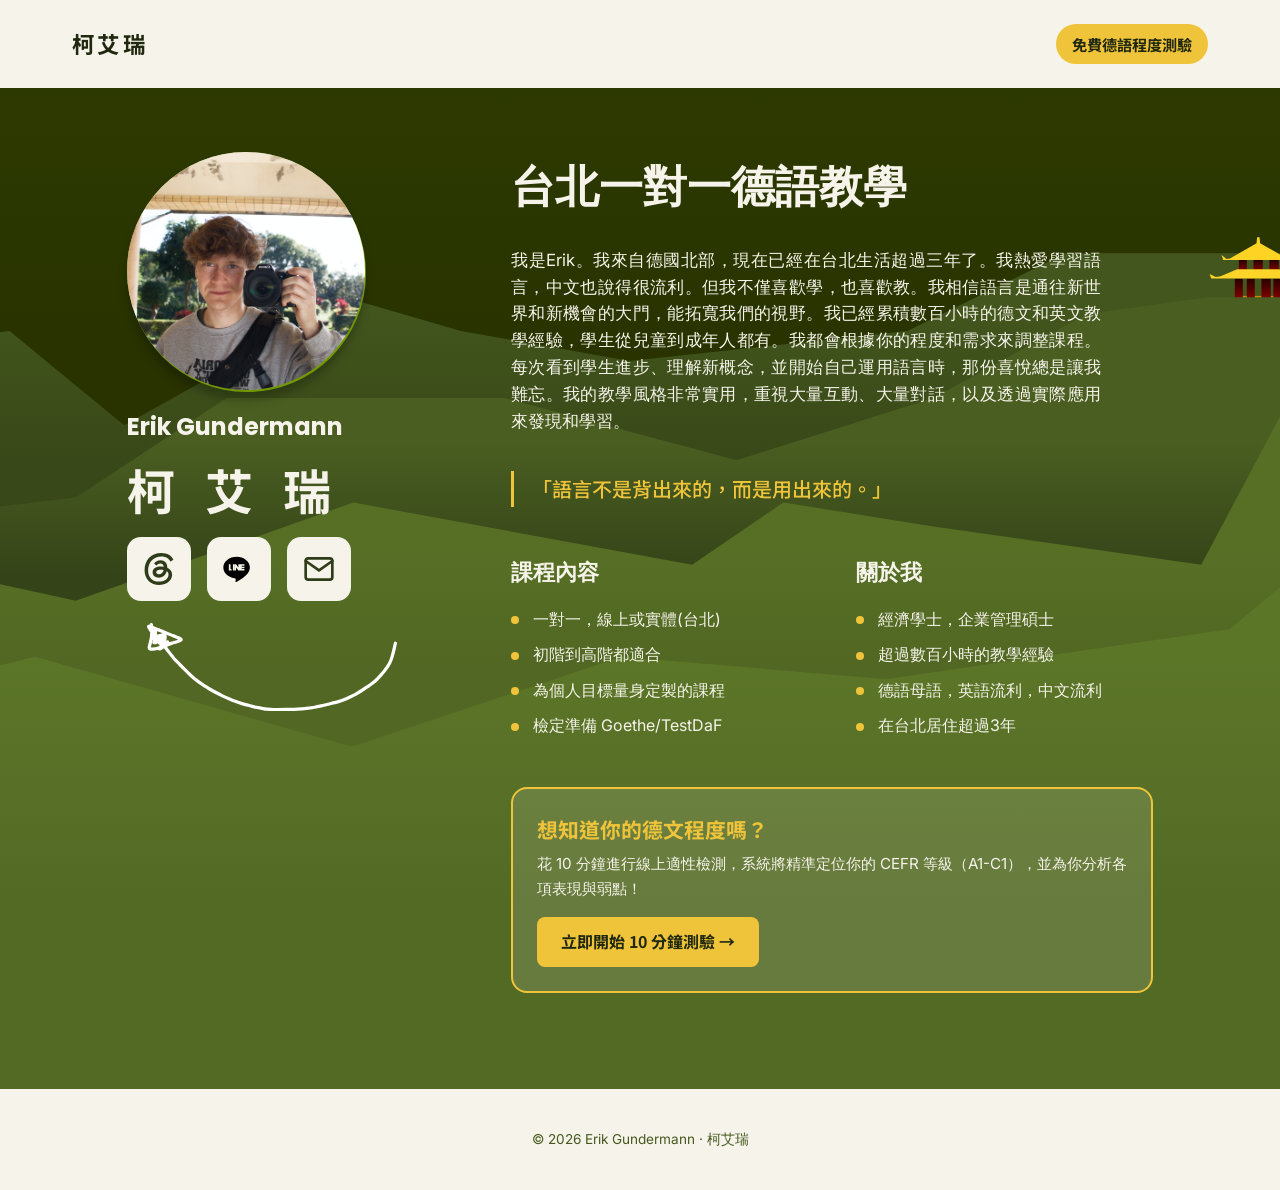
<file: index.html>
<!DOCTYPE html>
<html lang="zh-Hant">

<head>
  <meta charset="UTF-8">
  <meta name="viewport" content="width=device-width, initial-scale=1.0">
  <title>台北德語一對一教學 | Erik Gundermann 柯艾瑞 德文母語教學</title>
  <meta name="description" content="台北德語一對一家教，線上或到府教學。德語母語、中文流利，適合兒童到大人，Goethe，TestDaF 檢定準備。累積數百小時教學經驗。">
  <link rel="icon" type="image/png" href="img/favicon.png">
  <link rel="preconnect" href="https://fonts.googleapis.com">
  <link rel="preconnect" href="https://fonts.gstatic.com" crossorigin>
  <link href="https://fonts.googleapis.com/css2?family=Poppins:wght@400;600;700&family=Inter:wght@400;500&family=Noto+Sans+TC:wght@400;500;700&display=swap" rel="stylesheet">
  <link rel="stylesheet" href="style.css">
  <link rel="canonical" href="https://erik-sprachen.com/">

  <meta property="og:title" content="柯艾瑞 · 台北德語一對一教學">
  <meta property="og:description" content="台北一對一德語教學，線上或到府，適合兒童到大人，歌德檢定準備">
  <meta property="og:image" content="https://erik-sprachen.com/img/erik_medium.png">
  <meta property="og:url" content="https://erik-sprachen.com">
  <meta property="og:type" content="website">

  <script type="application/ld+json">
  {
    "@context": "https://schema.org",
    "@type": "Person",
    "name": "Erik Gundermann",
    "alternateName": "柯艾瑞",
    "jobTitle": "English and German Tutor",
    "url": "https://erik-sprachen.com",
    "image": "https://erik-sprachen.com/img/erik.png",
    "email": "mailto:erik.sprachen@gmail.com",
    "sameAs": [
      "https://instagram.com/erik.sprachen"
    ],
    "worksFor": {
      "@type": "EducationalOrganization",
      "name": "Erik Gundermann 英文德文家教",
      "areaServed": "Taipei, Taiwan",
      "address": {
        "@type": "PostalAddress",
        "addressLocality": "Taipei",
        "addressCountry": "TW"
      }
    }
  }
  </script>
</head>

<body>

  <header class="topbar">
    <div class="logo">柯艾瑞</div>
    <nav class="top-nav">
      <a href="quiz.html" class="nav-quiz-btn">免費德語程度測驗</a>
    </nav>
  </header>

  <main class="hero">
    <div class="bg-shapes" aria-hidden="true"></div>

    <div class="hero-inner">

      <!-- ===================== Profile column ===================== -->
      <div class="profile">

        <div class="photo">
          <img id="profile-img" src="img/erik_medium.png" alt="Erik Gundermann 柯艾瑞 - 台北英文德文家教老師">
        </div>

        <h2 class="name">Erik Gundermann</h2>
        <div class="chinese-name">柯 艾 瑞</div>

        <div class="contacts">
          <!-- Threads -->
          <a class="contact-link" href="https://www.threads.com/@erik.sprachen" aria-label="Threads">
            <svg viewBox="0 0 24 24" class="icon-fill">
              <path d="M18.263 11.097c-.03-3.486-1.92-5.586-5.111-5.586-2.13 0-3.922.963-4.863 2.499l2.062 1.438c.535-.843 1.272-1.543 2.628-1.543 1.528 0 2.318.85 2.544 2.431a15 15 0 0 0-2.236-.173c-4.125 0-6.068 1.867-6.068 4.336s1.943 3.99 4.804 3.99c3.139 0 5.013-2.115 5.781-4.735.798.361 1.348 1.204 1.348 2.47 0 3.387-3.907 5.232-7.22 5.232-4.885 0-8.077-3.207-8.077-8.424 0-6.392 4.223-10.487 9.9-10.487 3.808 0 5.69 1.671 6.97 3.914l2.108-1.475C21.44 2.078 18.331 0 13.663 0 6.227 0 1.168 5.277 1.168 12.934c0 7 4.953 11.066 10.856 11.066 4.878 0 9.809-2.846 9.809-7.716 0-2.545-1.46-4.231-3.569-5.187m-6.33 4.855c-1.077 0-2.026-.512-2.026-1.453 0-1.483 1.822-1.934 3.606-1.934.678 0 1.34.045 1.927.173-.422 1.927-1.671 3.215-3.508 3.214Z"/>
            </svg>
            <div class="contact-preview">
              <img src="img/threads-qr.png" alt="Threads QR code">
              <div class="contact-info">
                <div class="contact-title">Threads</div>
                <div class="contact-id">@erik.sprachen</div>
              </div>
            </div>
          </a>

          <!-- Line -->
          <a class="contact-link" href="https://line.me/ti/p/~erikgundermann" aria-label="LINE">
            <svg viewBox="0 0 24 24" xmlns="http://www.w3.org/2000/svg">
              <path d="M20.16 10.87c0-4.46-4.47-8.08-9.96-8.08S.24 6.41.24 10.87c0 4 3.55 7.35 8.35 7.98.33.07.78.22.9.5.11.26.07.67.03.94l-.14.84c-.04.25-.19.98.86.53 1.05-.44 5.65-3.33 7.71-5.7h.01c1.42-1.56 2.2-3.15 2.2-5.09zm-13.8 2.3H4.39V8.53h1.23v3.53h.74zm2.31 0H7.44V8.53h1.23zm4.09 0h-1.23l-1.74-2.38v2.38H8.56V8.53h1.23l1.74 2.38V8.53h1.23zm3.34-3.53h-2.12v.63h2.12v1.11h-2.12v.64h2.12v1.11h-3.35V8.53h3.35z"/>
            </svg>
            <div class="contact-preview">
              <img src="img/line-qr.png" alt="LINE QR code">
              <div class="contact-info">
                <div class="contact-title">Line</div>
                <div class="contact-id">@erikgundermann</div>
              </div>
            </div>
          </a>

          <!-- Mail (Protected) -->
          <a class="contact-link" id="protected-email-link" href="#" aria-label="E-Mail">
            <svg viewBox="0 0 24 24" fill="none" class="icon-stroke" stroke-width="2" stroke-linecap="round" stroke-linejoin="round"><rect x="2" y="4" width="20" height="16" rx="2"/><path d="M2 6l10 7 10-7"/></svg>
            <div class="contact-preview">
              <img src="img/email-qr.png" alt="Email QR code">
              <div class="contact-info">
                <div class="contact-title">Email</div>
                <div class="contact-id" id="protected-email-text"></div>
              </div>
            </div> 
          </a>
        </div>

        <div class="arrow" aria-hidden="true">
          <svg viewBox="0 0 309 109" fill="none" xmlns="http://www.w3.org/2000/svg">
            <path d="M307 24.9803C306.9 25.4645 306.495 27.0872 306.173 28.7654C305.861 30.3941 305.446 32.0019 305.075 33.647C304.67 35.4371 304.061 37.4361 303.655 39.0334C303.239 40.6679 302.676 42.5442 302.118 44.2239C301.553 45.9225 300.885 47.4609 300.192 48.9918C299.462 50.6022 298.285 52.3718 297.085 54.1985C296.12 55.6671 295.08 56.9644 294.084 58.3C292.926 59.8537 291.775 61.1625 290.711 62.482C289.598 63.8618 288.438 65.1986 287.359 66.3717C286.28 67.5447 285.072 68.8422 283.659 70.1617C281.559 72.1218 280.23 73.2376 278.952 74.2803C277.574 75.4052 276.034 76.3618 274.573 77.3557C272.806 78.5575 271.169 79.486 269.721 80.4316C268.359 81.3208 267.101 82.3173 265.673 83.2951C264.025 84.4238 262.242 85.4068 260.632 86.3345C259.113 87.2098 257.663 88.1558 255.679 89.1879C252.013 91.0953 250.25 91.9739 247.073 93.2799C244.85 94.194 242.434 95.129 238.986 96.3973C236.686 97.243 234.039 97.8508 231.779 98.4438C229.744 98.9778 227.838 99.4002 223.756 100.383C220.556 101.153 217.506 101.876 215.164 102.395C212.929 102.89 210.605 103.283 208.613 103.767C206.362 104.314 204.329 104.59 202.409 104.77C200.64 104.936 198.778 105.333 196.904 105.572C194.746 105.847 192.862 105.987 190.408 106.196C188.536 106.355 185.26 106.546 181.286 106.676C179.539 106.734 177.243 106.807 174.871 106.879C173.48 106.922 166.499 107.015 156.396 106.998C151.562 106.991 149.719 106.706 147.892 106.505C145.884 106.284 143.633 105.761 141.655 105.413C139.669 105.064 137.688 104.707 135.674 104.323C133.535 103.915 131.731 103.448 130.065 103.062C128.301 102.653 125.649 101.831 123.473 101.25C121.53 100.732 119.539 100.25 117.585 99.654C115.344 98.9707 112.498 98.105 110.744 97.4182C109.059 96.7586 107.186 96.1846 103.35 94.538C99.7523 92.9937 97.8086 92.1758 95.2478 90.9743C92.9231 89.8836 91.2878 88.9868 89.4772 88.0553C86.1974 86.3678 82.0023 84.1886 78.9519 82.4934C77.3306 81.5923 75.834 80.6109 74.3688 79.681C72.9909 78.8065 71.3809 77.7002 69.6835 76.6765C67.9795 75.6487 66.5462 74.6668 64.7319 73.4146C63.2121 72.3656 61.8108 71.3068 60.4148 70.1881C58.9825 69.0403 57.5809 67.8571 55.2667 65.79C53.5442 64.2515 51.9106 62.64 50.4804 61.3229C48.8272 59.8004 46.9455 57.8507 45.1057 55.9881C43.5828 54.4464 42.199 52.984 40.6326 51.3546C39.1169 49.778 36.2117 47.0977 34.5813 45.3741C33.211 43.9253 32.2528 42.51 31.2545 41.2082C30.2482 39.8959 29.1123 38.5587 28.1302 37.237C27.1591 35.9302 26.1046 34.5953 25.0712 33.2883C24.0836 32.039 21.9189 28.8787 21 27.5004C19.3333 25.0004 17.3789 23.3188 16.5 22.0004C15.5 20.5004 14 18.5004 12.5 17.0004C12.2199 16.7203 9.5 13.0004 7 10.0004" stroke="white" stroke-width="4" stroke-linecap="round" stroke-linejoin="round"/>
            <path d="M5.31767 2.00037C5.54163 3.12243 6.14565 10.167 5.72755 15.8225C5.42382 19.9311 4.15983 23.4734 3.43053 27.0975C3.24717 28.0086 3.01132 28.9027 2.81837 29.8121C2.62542 30.7215 2.47382 31.6174 3.77566 31.9215C12.3111 33.9156 24.1728 26.8641 31.0646 24.9288C34.9109 23.8488 38.8636 22.7891 41.5867 21.1422C44.1591 19.5863 35.9317 17.3544 32.4804 15.8958C29.0375 14.4407 25.7467 12.9119 22.3735 11.6072C19.0259 10.3124 15.6398 9.15859 12.2666 7.74133C8.9199 6.33518 5.5329 4.87234 2.76039 4.12811C-0.0590276 3.37128 5.74019 10.1719 7.5149 13.4939C9.2328 16.7097 9.21722 20.3519 9.29128 22.3418C9.38746 24.9261 9.88318 16.0921 10.2994 12.4163C10.404 11.4925 10.5619 10.5839 10.5239 10.5569C8.28998 8.9675 9.40861 17.128 9.21451 21.657C9.16896 22.7198 9.39942 23.6161 9.88693 23.849C12.6688 25.1782 14.3718 18.9595 15.1273 16.2611C15.9144 13.4494 10.1552 21.1179 8.56509 23.9869C8.32782 24.415 9.63378 24.5133 10.468 24.2835C14.0014 23.3101 16.9486 20.3072 19.4794 18.8343C21.9649 17.3876 15.9083 23.4866 15.3191 24.5385C15.0923 24.9434 16.3011 25.2872 17.2443 25.287C21.2356 25.2865 23.9946 23.4493 25.2715 23.4367C25.7507 23.4319 25.4918 24.6208 24.9542 25.4543C22.6163 29.0791 18.527 30.4323 15.9864 31.867C13.1443 33.472 20.3259 24.6088 21.8778 20.6247C22.6142 18.7341 22.2963 16.714 21.6118 15.26C21.2873 14.5707 20.1693 14.564 19.2838 14.6725C17.5115 14.8897 16.0231 16.1361 14.7242 17.4143C13.4187 18.6988 12.8027 20.5067 12.9061 22.0501C12.9547 22.7756 14.1327 23.0698 15.0048 23.072C16.7395 23.0763 18.3653 21.8499 19.9828 20.7817C21.5256 19.4104 22.5187 17.7198 22.4412 16.4869C22.1396 16.1636 21.3058 16.4542 19.9873 18.1109" stroke="white" stroke-width="4" stroke-linecap="round"/>
          </svg>
        </div>

      </div>

      <!-- ===================== Intro column ===================== -->
      <div class="intro">

        <h1>台北一對一德語教學</h1>

        <p>
          我是Erik。我來自德國北部，現在已經在台北生活超過三年了。我熱愛學習語言，中文也說得很流利。但我不僅喜歡學，也喜歡教。我相信語言是通往新世界和新機會的大門，能拓寬我們的視野。我已經累積數百小時的德文和英文教學經驗，學生從兒童到成年人都有。我都會根據你的程度和需求來調整課程。每次看到學生進步、理解新概念，並開始自己運用語言時，那份喜悅總是讓我難忘。我的教學風格非常實用，重視大量互動、大量對話，以及透過實際應用來發現和學習。
        </p>
        <div class="teaching-quote">
          「語言不是背出來的，而是用出來的。」
        </div>

        <div class="offer-columns">
          <div class="offer-col">
            <h2>課程內容</h2>
            <ul>
              <li>一對一，線上或實體(台北)</li>
              <li>初階到高階都適合</li>
              <li>為個人目標量身定製的課程</li>
              <li>檢定準備 Goethe/TestDaF</li>
            </ul>
          </div>

          <div class="offer-col">
            <h2>關於我</h2>
            <ul>
              <li>經濟學士，企業管理碩士</li>
              <li>超過數百小時的教學經驗</li>
              <li>德語母語，英語流利，中文流利</li>
              <li>在台北居住超過3年</li>
            </ul>
          </div>
        </div>

        <!-- Quiz CTA Promo Section -->
        <div class="home-quiz-card">
          <div class="home-quiz-content">
            <h3>想知道你的德文程度嗎？</h3>
            <p>花 10 分鐘進行線上適性檢測，系統將精準定位你的 CEFR 等級（A1-C1），並為你分析各項表現與弱點！</p>
          </div>
          <a href="quiz.html" class="quiz-cta-btn">立即開始 10 分鐘測驗 →</a>
        </div>

      </div>

    </div>
  </main>

  <footer class="site-footer">
    <p>© 2026 Erik Gundermann · 柯艾瑞</p>
  </footer>

  <script>
    window.addEventListener("load", () => {
        const paths = document.querySelectorAll(".arrow path");
        paths.forEach((path, i) => {
            const length = path.getTotalLength();
            path.style.strokeDasharray = length;
            path.style.strokeDashoffset = length;
            path.animate(
                [
                    { strokeDashoffset: length },
                    { strokeDashoffset: 0 }
                ],
                {
                    duration: i === 0 ? 1400 : 450,
                    delay: i === 0 ? 300 : 1500,
                    easing: "ease",
                    fill: "forwards"
                }
            );
        });

        const img = document.getElementById('profile-img');
        if (img) {
            const highRes = new Image();
            highRes.src = 'img/erik.png';
            highRes.onload = () => {
                img.src = highRes.src;
            };
        }

        // Securely populate the email address to prevent bot harvesting
        const user = "erik.sprachen";
        const domain = "gmail.com";
        const fullEmail = `${user}@${domain}`;

        const emailLink = document.getElementById('protected-email-link');
        const emailText = document.getElementById('protected-email-text');

        if (emailLink && emailText) {
            emailLink.href = `mailto:${fullEmail}`;
            emailText.innerText = fullEmail;
        }
    });
  </script>

</body>
</html>
</file>
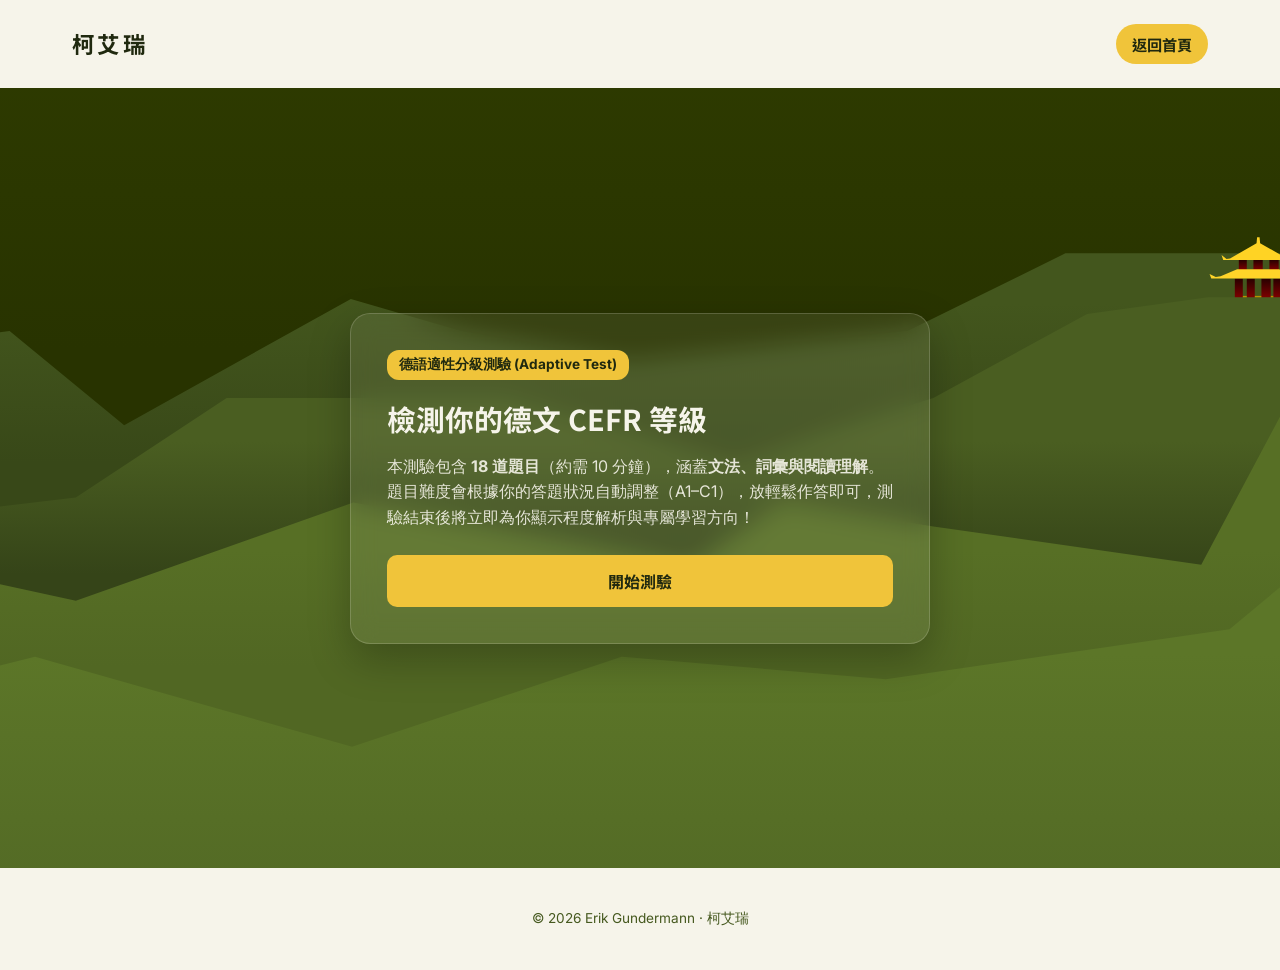
<file: quiz.html>
<!DOCTYPE html>
<html lang="zh-Hant">
<head>
  <meta charset="UTF-8">
  <meta name="viewport" content="width=device-width, initial-scale=1.0">
  <title>德語 CEFR 程度分級測驗 | 柯艾瑞 Erik Gundermann</title>
  <meta name="description" content="完完整 10 分鐘德語能力適性檢測，涵蓋文法、詞彙與閱讀理解，精準分析你的德文 CEFR 等級（A1-C1）。">
  <link rel="icon" type="image/png" href="img/favicon.png">
  <link rel="preconnect" href="https://fonts.googleapis.com">
  <link rel="preconnect" href="https://fonts.gstatic.com" crossorigin>
  <link href="https://fonts.googleapis.com/css2?family=Poppins:wght@400;600;700&family=Inter:wght@400;500&family=Noto+Sans+TC:wght@400;500;700&display=swap" rel="stylesheet">
  <link rel="stylesheet" href="style.css">
</head>
<body>

  <header class="topbar">
    <a href="index.html" class="logo" style="text-decoration: none; color: inherit;">柯艾瑞</a>
    <nav class="top-nav">
      <a href="index.html" class="nav-quiz-btn">返回首頁</a>
    </nav>
  </header>

  <main class="hero quiz-hero-wrapper">
    <div class="bg-shapes" aria-hidden="true"></div>

    <div class="quiz-card" id="quiz-card">
      
      <!-- SCREEN 1: START -->
      <div id="start-screen">
        <span class="quiz-badge">德語適性分級測驗 (Adaptive Test)</span>
        <h1 class="quiz-main-title">檢測你的德文 CEFR 等級</h1>
        <p class="quiz-intro-text">
          本測驗包含 <strong>18 道題目</strong>（約需 10 分鐘），涵蓋<strong>文法、詞彙與閱讀理解</strong>。<br>
          題目難度會根據你的答題狀況自動調整（A1–C1），放輕鬆作答即可，測驗結束後將立即為你顯示程度解析與專屬學習方向！
        </p>
        <button class="btn-quiz" onclick="startQuiz()">開始測驗</button>
      </div>

      <!-- SCREEN 2: QUIZ INTERFACE -->
      <div id="quiz-screen" class="hidden">
        <div class="quiz-meta-bar">
          <span id="question-number">第 1 題 / 共 18 題</span>
          <span class="timer-badge" id="timer-display">10:00</span>
        </div>
        
        <div class="progress-track">
          <div class="progress-fill" id="progress-fill"></div>
        </div>
        
        <div class="level-indicator" id="level-tag">載入中...</div>
        
        <div id="reading-box" class="reading-box hidden"></div>
        <h2 class="question-text" id="question-text">載入題目中...</h2>
        
        <div class="options-group" id="options-container"></div>
        
        <button class="btn-quiz" id="next-btn" onclick="nextQuestion()" disabled>下一題</button>
      </div>



      <!-- SCREEN 4: RESULTS & DETAILED REVIEW -->
      <div id="results-screen" class="hidden">
        <div class="results-summary">
          <h3 style="font-size: 1rem; color: rgba(246, 244, 234, 0.7); text-transform: uppercase;">預估德語程度</h3>
          <div class="result-badge" id="result-score">A2</div>
          <h2 class="result-title" id="result-title">初級德語 (Elementary)</h2>
          <p id="result-desc" style="color: var(--cream); margin-bottom: 24px;">你能夠理解並使用日常基礎表達與簡單句子。</p>

          <div class="monetization-box">
            <h4 id="cta-heading" style="color: var(--gold); margin-bottom: 8px; font-family: var(--font-cjk); font-size: 1.1rem;">想快速突破目前的等級嗎？</h4>
            <p id="cta-text" style="font-size: 0.95rem; color: var(--cream); margin-bottom: 18px;">預約柯艾瑞 (Erik) 的一對一線上或實體免費諮詢，針對你的弱點安排高效學習計畫！</p>
            <a href="https://line.me/ti/p/~erikgundermann" target="_blank" style="text-decoration: none;">
              <button class="btn-quiz" style="background: var(--gold); color: var(--ink);">透過 LINE 預約諮詢</button>
            </a>
          </div>
        </div>

        <!-- Detailed Review Section -->
        <div class="review-section">
          <h3 class="review-heading">測驗歷程與解析</h3>
          <p style="color:var(--cream); font-size:0.9rem; margin-bottom:16px;">* 以下是系統根據你的程度，為你挑選出的 18 道適性題目。</p>
          <div id="review-list"></div>
        </div>
      </div>

    </div>
  </main>

  <footer class="site-footer">
    <p>© 2026 Erik Gundermann · 柯艾瑞</p>
  </footer>

  <script>
    // CEFR Levels mapped to index (0-4)
    const LEVEL_NAMES = ["A1", "A2", "B1", "B2", "C1"];
    
    // Adaptive track: 18 questions total (8 Grammar, 5 Vocab, 5 Reading)
    const testTrack = [
      "grammar", "vocab", "reading", 
      "grammar", "grammar", "vocab", 
      "reading", "grammar", "vocab", 
      "grammar", "reading", "grammar", 
      "vocab", "grammar", "reading", 
      "grammar", "vocab", "reading"
    ];

    // Structured Question Bank (Pools)
    const questionBank = {
      grammar: {
        0: [ // A1
          { level: "A1", text: "Wie ______ du? – Ich heiße Max.", options: ["bist", "heiße", "heißt", "sein"], correct: 2, explanation: "主詞為 du，動詞 heißen 詞尾需加上 -t，因此為 heißt。" },
          { level: "A1", text: "Das ist ______ Buch.", options: ["ein", "eine", "einen", "eines"], correct: 0, explanation: "中性名詞 (das Buch) 在主格 (Nominativ) 的不定冠詞為 ein。" },
          { level: "A1", text: "Ich ______ aus Taiwan.", options: ["kommst", "komme", "kommt", "kommen"], correct: 1, explanation: "主詞 Ich 搭配的動詞字尾為 -e，所以是 komme。" },
          { level: "A1", text: "Wir ______ heute Abend Pizza essen.", options: ["möchtet", "möchten", "möchte", "möchtest"], correct: 1, explanation: "主詞 Wir (我們) 搭配的動詞需用原形 (Infinitiv)，因此是 möchten。" },
          { level: "A1", text: "______ kommst du? – Aus Berlin.", options: ["Wer", "Wie", "Woher", "Wohin"], correct: 2, explanation: "回答是「來自... (Aus...)」，所以疑問詞必須是問來源的 Woher (從哪裡來)。" },
          { level: "A1", text: "Er ______ kein Fleisch.", options: ["esst", "isst", "esse", "essen"], correct: 1, explanation: "動詞 essen (吃) 在第三人稱單數 (Er/Sie/Es) 時會發生母音變化 (e 變 i)，變成 isst。" }
        ],
        1: [ // A2
          { level: "A2", text: "Gestern ______ ich ins Kino gegangen.", options: ["habe", "bin", "war", "werde"], correct: 1, explanation: "gehen 是表示移動的動詞，完成式助動詞必須用 sein。主詞 ich 搭配 bin。" },
          { level: "A2", text: "Er hilft ______ Frau.", options: ["die", "der", "den", "dem"], correct: 1, explanation: "動詞 helfen 後面要求與格 (Dativ)。陰性名詞 (die Frau) 的 Dativ 為 der。" },
          { level: "A2", text: "Das Buch liegt ______ Tisch.", options: ["auf den", "auf dem", "an den", "in dem"], correct: 1, explanation: "liegen 表示靜止狀態，搭配介系詞 auf 需用與格 (Dativ)。陽性名詞 (der Tisch) 變成 dem。" },
          { level: "A2", text: "Ich ziehe ______ die Jacke an.", options: ["mich", "mir", "dich", "wir"], correct: 1, explanation: "穿衣服 (sich etwas anziehen) 如果受詞 (die Jacke) 已出現，反身代名詞需用與格 (Dativ)，ich 對應 mir。" },
          { level: "A2", text: "Als Kind ______ ich oft im Garten gespielt.", options: ["habe", "hatten", "bin", "war"], correct: 0, explanation: "spielen 的完成式助動詞為 haben。主詞 ich 搭配 habe。" },
          { level: "A2", text: "Sie lernt Deutsch, ______ sie in Deutschland studieren will.", options: ["denn", "aber", "weil", "dass"], correct: 2, explanation: "weil 引導原因副詞子句，會將動詞 (will) 踢到句尾。" }
        ],
        2: [ // B1
          { level: "B1", text: "Ich bleibe zu Hause, ______ es regnet.", options: ["weil", "wegen", "deshalb", "obwohl"], correct: 0, explanation: "weil 引導從屬子句，動詞在句尾；denn 是對等連詞，動詞會在第二位。" },
          { level: "B1", text: "Das ist der Mann, ______ Auto gestohlen wurde.", options: ["den", "dem", "dessen", "des"], correct: 2, explanation: "關係代名詞所有格 (Genitiv)。指代「那個男人的 (車)」，陽性所有格為 dessen。" },
          { level: "B1", text: "Ich freue mich ______, dich bald wiederzusehen.", options: ["auf", "darauf", "unter", "über"], correct: 1, explanation: "sich freuen auf 表示對未來的事感到期待，後面接子句時需用代名詞副詞 darauf。" },
          { level: "B1", text: "Er spricht mit einem ______ Herrn.", options: ["freundlicher", "freundlichen", "freundliche", "freundlichem"], correct: 1, explanation: "einem 是 Dativ，其後的形容詞字尾必須加上 -en (freundlichen)。" },
          { level: "B1", text: "Ich habe den ______ nach dem Weg gefragt.", options: ["Student", "Studenten", "Students", "Studenter"], correct: 1, explanation: "Student 屬於弱變化名詞 (n-Deklination)，在受格 (Akkusativ) 需加上 -en。" },
          { level: "B1", text: "Wir haben beschlossen, am Wochenende ans Meer ______.", options: ["fahren", "zu fahren", "gefahren", "fuhren"], correct: 1, explanation: "beschlossen 後面接不定詞片語 (Infinitiv mit zu)。" }
        ],
        3: [ // B2
          { level: "B2", text: "Je mehr du übst, ______ besser wirst du sprechen.", options: ["so", "umso", "wie", "als"], correct: 1, explanation: "固定句型「Je + 比較級 ..., umso + 比較級 ...」(越...就越...)。" },
          { level: "B2", text: "Das Haus ______ im Jahr 1990 gebaut.", options: ["hat", "ist", "wurde", "wird"], correct: 2, explanation: "被動語態的過去式 (Präteritum Passiv)，由 wurde + 過去分詞構成。" },
          { level: "B2", text: "Er ______ gerne gekommen, aber er hatte keine Zeit.", options: ["wäre", "hätte", "sei", "würde"], correct: 0, explanation: "虛擬二式 (Konjunktiv II) 表過去非真實情況。kommen 的助動詞為 sein，故用 wäre。" },
          { level: "B2", text: "Das ist eine ______ Frage.", options: ["interessante", "interessierte", "interessant", "interessierende"], correct: 0, explanation: "形容詞 'interessant' (令人感興趣的) 修飾陰性單數名詞 (die Frage)，須加上形容詞字尾 -e 變格為『interessante』。" },
          { level: "B2", text: "Weder er ______ sie haben den Fehler bemerkt.", options: ["oder", "noch", "und", "aber"], correct: 1, explanation: "雙重連詞 Weder ... noch ... (既不...也不...) 是固定搭配。" },
          { level: "B2", text: "Ich erinnere mich nicht ______, was gestern passiert ist.", options: ["an", "daran", "darauf", "davon"], correct: 1, explanation: "sich erinnern an (回憶起...)。後面接子句時，需使用代名詞副詞 daran。" }
        ],
        4: [ // C1
          { level: "C1", text: "Wenn das Problem früher erkannt worden ______, hätte man es gelöst.", options: ["wäre", "hätte", "sei", "würde"], correct: 0, explanation: "過去非真實被動語態 (Konjunktiv II Vergangenheit Passiv)：wäre + 過去分詞 + worden。" },
          { level: "C1", text: "Der Politiker behauptet, er ______ von nichts gewusst.", options: ["habe", "hätten", "war", "wäre"], correct: 0, explanation: "間接引語 (Indirekte Rede) 通常使用虛擬一式 (Konjunktiv I)。ich/er/sie habe..." },
          { level: "C1", text: "Die Tür lässt sich nicht ______.", options: ["öffnen", "geöffnet", "zu öffnen", "öffnete"], correct: 0, explanation: "sich lassen + 原形動詞 (Infinitiv) 是被動語態的替代形式，意為「可以被...」。" },
          { level: "C1", text: "______ des starken Regens fand das Spiel statt.", options: ["Durch", "Trotz", "Aufgrund", "Nach"], correct: 1, explanation: "Trotz + 屬格 (Genitiv) 表示「儘管...」。儘管下大雨，比賽還是舉行了。" },
          { level: "C1", text: "Die ______ Maschine muss repariert werden.", options: ["kaputtging", "kaputtgegangene", "kaputtgegangen", "kaputten"], correct: 1, explanation: "過去分詞 (Partizip II) 作形容詞，表示已完成的狀態「已經壞掉的」(kaputtgegangene)。" },
          { level: "C1", text: "Das Gesetz tritt nächste Woche in ______.", options: ["Kraft", "Wirkung", "Macht", "Gültigkeit"], correct: 0, explanation: "in Kraft treten 是固定的名詞動詞組合 (Nomen-Verb-Verbindung)，意為「生效」。" }
        ]
      },
      
      vocab: {
        0: [ // A1
          { level: "A1", text: "Welches Wort passt? – Apfel, Banane, ______", options: ["Auto", "Hund", "Orange", "Tisch"], correct: 2, explanation: "前面都是水果 (Obst)，Orange (橘子) 也是水果。" },
          { level: "A1", text: "Heute ist Montag. Morgen ist ______.", options: ["Dienstag", "Mittwoch", "Sonntag", "Freitag"], correct: 0, explanation: "Montag (星期一) 的明天是 Dienstag (星期二)。" },
          { level: "A1", text: "Der Bruder von meiner Mutter ist mein ______.", options: ["Opa", "Onkel", "Cousin", "Vater"], correct: 1, explanation: "媽媽的兄弟是舅舅/叔伯 (Onkel)。" },
          { level: "A1", text: "Ich habe Durst. Ich möchte Wasser ______.", options: ["essen", "trinken", "werfen", "spielen"], correct: 1, explanation: "Durst 表示口渴，對應的動作是 trinken (喝)。" },
          { level: "A1", text: "Welche Farbe hat eine Tomate normalerweise?", options: ["Blau", "Gelb", "Rot", "Grün"], correct: 2, explanation: "Tomate (番茄) 通常是 Rot (紅色) 的。" },
          { level: "A1", text: "Ich brauche einen Stift zum ______.", options: ["Schreiben", "Lesen", "Essen", "Schlafen"], correct: 0, explanation: "Stift 是筆，用來 Schreiben (寫字)。" }
        ],
        1: [ // A2
          { level: "A2", text: "Ich brauche einen ______, weil es regnet.", options: ["Computer", "Regenschirm", "Koffer", "Tisch"], correct: 1, explanation: "es regnet (下雨)，所以需要 Regenschirm (雨傘)。" },
          { level: "A2", text: "Ich muss einen Termin beim Arzt ______.", options: ["machen", "vereinbaren", "nehmen", "geben"], correct: 1, explanation: "vereinbaren 是「預約、約定」的標準用詞，einen Termin vereinbaren (預約時間)。" },
          { level: "A2", text: "Du bist krank. Du musst in die ______ gehen und Medizin kaufen.", options: ["Bibliothek", "Bäckerei", "Apotheke", "Post"], correct: 2, explanation: "買藥 (Medizin) 要去 Apotheke (藥局)。" },
          { level: "A2", text: "Der Zug ______ pünktlich um 8 Uhr ab.", options: ["fährt", "fliegt", "geht", "kommt"], correct: 0, explanation: "火車 (Zug) 離開/出發搭配動詞 abfahren (fährt... ab)。" },
          { level: "A2", text: "Wir suchen eine neue Wohnung zum ______.", options: ["Schreiben", "Mieten", "Rennen", "Sitzen"], correct: 1, explanation: "找房子通常是為了 Mieten (租)" },
          { level: "A2", text: "Herr Ober, die ______ bitte!", options: ["Rechnung", "Glas", "Geld", "Menü"], correct: 0, explanation: "在餐廳結帳時會說 Die Rechnung bitte! (麻煩買單/結帳！)。" }
        ],
        2: [ // B1
          { level: "B1", text: "Das Konzert wurde wegen des Wetters ______.", options: ["abgesagt", "geöffnet", "verschieden", "ausgezeichnet"], correct: 0, explanation: "abgesagt 意思是「取消」。音樂會因天氣被取消。" },
          { level: "B1", text: "Für diesen Job brauchen Sie viel ______ im Bereich IT.", options: ["Erfahrung", "Geduld", "Angst", "Hoffnung"], correct: 0, explanation: "Erfahrung 意思是「經驗」。應徵工作通常需要相關領域的經驗。" },
          { level: "B1", text: "Er was sehr ______, weil er die Prüfung nicht bestanden hat.", options: ["glücklich", "enttäuscht", "begeistert", "stolz"], correct: 1, explanation: "考試沒通過會感到 enttäuscht (失望的)。" },
          { level: "B1", text: "Ich muss noch schnell zur Bank gehen und Geld ______.", options: ["abheben", "auheben", "unterheben", "vorheben"], correct: 0, explanation: "Geld abheben 意思是「提款/領錢」。" },
          { level: "B1", text: "Wir müssen die ______ schützen, um den Klimawandel zu stoppen.", options: ["Umwelt", "Wirtschaft", "Gesellschaft", "Politik"], correct: 0, explanation: "Umwelt 意思是「環境」。保護環境以阻止氣候變遷。" },
          { level: "B1", text: "Bitte füllen Sie das ______ aus.", options: ["Formular", "Buch", "Bild", "Fenster"], correct: 0, explanation: "ausfüllen (填寫) 搭配的受詞通常是 Formular (表格)。" }
        ],
        3: [ // B2
          { level: "B2", text: "Die Entscheidung ist endgültig und kann nicht mehr ______ werden.", options: ["rückgängig gemacht", "überzeugt", "abgelehnt", "verschoben"], correct: 0, explanation: "rückgängig machen 意為「撤銷、使恢復原狀」。決定已定，無法撤銷。" },
          { level: "B2", text: "Der neue Chef ist sehr ______; er verlangt viel von seinen Mitarbeitern.", options: ["anspruchslos", "anspruchsvoll", "tolerant", "faul"], correct: 1, explanation: "anspruchsvoll 意思是「要求高的、嚴格的」。" },
          { level: "B2", text: "Die Firma ______ den Mitarbeitern kostenlose Getränke zur Verfügung.", options: ["gibt", "stellt", "macht", "legt"], correct: 1, explanation: "zur Verfügung stellen 是固定搭配，意為「提供...給...使用」。" },
          { level: "B2", text: "Wir müssen ______ dringend mit diesem Problem befassen.", options: ["uns", "sich", "euch", "ihnen"], correct: 0, explanation: "sich befassen mit (著手處理/探討...) 是反身動詞。主詞 Wir 對應 uns。" },
          { level: "B2", text: "Er ist ein sehr ______ Mitarbeiter; er macht seine Aufgaben immer pünktlich.", options: ["zuverlässiger", "nachlässiger", "arroganter", "chaotischer"], correct: 0, explanation: "zuverlässig 意思是「可靠的」。總是準時完成任務代表他很可靠。" },
          { level: "B2", text: "Die Regierung plant neue ______, um die Arbeitslosigkeit zu senken.", options: ["Maßnahmen", "Folgen", "Ursachen", "Bedingungen"], correct: 0, explanation: "Maßnahmen 意思是「措施」。政府計畫新措施來降低失業率。" }
        ],
        4: [ // C1
          { level: "C1", text: "Seine Argumentation ist absolut ______, da gibt es keinen Widerspruch.", options: ["schlüssig", "fragwürdig", "lückenhaft", "oberflächlich"], correct: 0, explanation: "schlüssig 意為「合乎邏輯的、令人信服的」。沒有矛盾代表論點很縝密。" },
          { level: "C1", text: "Diese Information ist für das Verständnis des Textes völlig ______ und kann weggelassen werden.", options: ["essenziell", "überflüssig", "relevant", "maßgeblich"], correct: 1, explanation: "überflüssig 意思是「多餘的」。既然可以省略 (weggelassen)，代表資訊是多餘的。" },
          { level: "C1", text: "Der Fehler hatte ______ Konsequenzen für das gesamte Projekt.", options: ["belanglose", "gravierende", "geringfügige", "marginale"], correct: 1, explanation: "gravierend 意思是「嚴重的、重大的」。" },
          { level: "C1", text: "In diesem Konflikt ______ er als Vermittler zwischen den beiden Parteien.", options: ["fungiert", "simuliert", "funktioniert", "agitiert"], correct: 0, explanation: "fungieren als... 意思是「擔任/充當...角色」。" },
          { level: "C1", text: "Er hatte ein schlechtes ______, weil er seinen Freund angelogen hatte.", options: ["Gewissen", "Gefühl", "Geheimnis", "Gedächtnis"], correct: 0, explanation: "ein schlechtes Gewissen haben 意為「感到良心不安/內疚」。" },
          { level: "C1", text: "Der Klimawandel ist eine ______ Herausforderung für die Menschheit.", options: ["unausweichliche", "vermeidbare", "triviale", "irrelevante"], correct: 0, explanation: "unausweichlich 意思是「不可避免的」。氣候變遷是人類不可避免的挑戰。" }
        ]
      },
      
      reading: {
        0: [ // A1
          { level: "A1", reading: "Hallo! Ich bin Anna. Ich lerne Deutsch in Berlin.", text: "Was macht Anna?", options: ["Sie schläft.", "Sie lernt Deutsch.", "Sie isst.", "Sie arbeitet."], correct: 1, explanation: "文中第一句就明確提到 Ich lerne Deutsch (我在學德文)。" },
          { level: "A1", reading: "Wir treffen uns am Bahnhof um 15 Uhr.", text: "Wo treffen sie sich?", options: ["Im Café", "In der Schule", "Am Bahnhof", "Zu Hause"], correct: 2, explanation: "文中提到 am Bahnhof (在火車站)。" },
          { level: "A1", reading: "Das Restaurant ist am Montag geschlossen.", text: "Wann hat das Restaurant zu?", options: ["Dienstag", "Sonntag", "Montag", "Freitag"], correct: 2, explanation: "geschlossen 意思是「關閉的」。文中指明是 am Montag (星期一)。" },
          { level: "A1", reading: "Ich esse gern Pizza und trinke Cola.", text: "Was trinkt die Person gern?", options: ["Kaffee", "Wasser", "Tee", "Cola"], correct: 3, explanation: "文中寫道 trinke Cola (喝可樂)。" },
          { level: "A1", reading: "Heute ist das Wetter sehr schön und warm.", text: "Wie ist das Wetter?", options: ["Kalt", "Regnerisch", "Schön und warm", "Schlecht"], correct: 2, explanation: "文中清楚說明天氣 sehr schön und warm (非常好且溫暖)。" },
          { level: "A1", reading: "Mein Hund ist klein und braun.", text: "Welche Farbe hat der Hund?", options: ["Weiß", "Schwarz", "Braun", "Grau"], correct: 2, explanation: "文中描述狗是 klein (小) 和 braun (棕色)。" }
        ],
        1: [ // A2
          { level: "A2", reading: "Lisa kann heute nicht kommen, weil sie beim Arzt ist.", text: "Wo ist Lisa?", options: ["Im Büro", "Beim Arzt", "Zu Hause", "Im Café"], correct: 1, explanation: "文中解釋她不能來是因為 sie beim Arzt ist (她在看醫生)。" },
          { level: "A2", reading: "Der Flug nach München startet um 14:30 Uhr von Gate 5.", text: "Von welchem Gate startet der Flug?", options: ["Gate 3", "Gate 4", "Gate 5", "Gate 6"], correct: 2, explanation: "資訊明確指出 von Gate 5 (從 5 號登機門)。" },
          { level: "A2", reading: "Ich gehe in den Supermarkt, weil ich Brot und Milch brauche.", text: "Was will die Person kaufen?", options: ["Brot und Milch", "Äpfel und Bananen", "Käse und Wurst", "Kaffee und Kuchen"], correct: 0, explanation: "她去超市是因為需要 Brot und Milch (麵包和牛奶)。" },
          { level: "A2", reading: "Am Wochenende spiele ich oft Fußball mit meinen Freunden.", text: "Was macht die Person am Wochenende?", options: ["Lesen", "Fußball spielen", "Arbeiten", "Schlafen"], correct: 1, explanation: "文中表示她週末經常 Fußball spielen (踢足球)。" },
          { level: "A2", reading: "Das Museum ist täglich von 9 bis 17 Uhr geöffnet, außer montags.", text: "An welchem Tag ist das Museum geschlossen?", options: ["Dienstag", "Mittwoch", "Sonntag", "Montag"], correct: 3, explanation: "außer montags 意思是「除了星期一」，代表星期一沒開。" },
          { level: "A2", reading: "Ich lade dich zu meiner Geburtstagsparty am Samstag ein.", text: "Wann ist die Party?", options: ["Freitag", "Samstag", "Sonntag", "Montag"], correct: 1, explanation: "邀請函寫明派對在 am Samstag (星期六)。" }
        ],
        2: [ // B1
          { level: "B1", reading: "Unsere Filiale bleibt am Feiertag geschlossen. Freitag sind wir wieder da.", text: "Wann kann man den Laden wieder besuchen?", options: ["Am Feiertag", "Am Freitag", "Am Wochenende", "Gar nicht"], correct: 1, explanation: "文本說週五會「wieder da」（重新營業），因此週五可以再次造訪。" },
          { level: "B1", reading: "Um gesund zu bleiben, sollte man viel Wasser trinken und regelmäßig Sport treiben.", text: "Was empfiehlt der Text für die Gesundheit?", options: ["Viel schlafen und ruhen", "Wasser trinken und aktiv sein", "Nur gesunde Lebensmittel essen", "Regelmäßig zum Arzt gehen"], correct: 1, explanation: "文本提到喝水與規律運動，選項用 'aktiv sein'（保持活躍）來對應 'Sport treiben'。" },
          { level: "B1", reading: "Immer mehr Menschen nutzen das Internet, um ihre Einkäufe zu erledigen, statt in die Stadt zu gehen.", text: "Warum gehen manche Menschen seltener in die Stadt?", options: ["Weil sie lieber online shoppen", "Weil die Geschäfte geschlossen sind", "Weil das Internet schneller ist", "Weil sie kein Geld haben"], correct: 0, explanation: "從人們用網路來取代去市區購物，可推論他們傾向線上購物。" },
          { level: "B1", reading: "Beim Sprachenlernen ist es wichtig, nicht nur Grammatik zu pauken, sondern auch aktiv zu sprechen.", text: "Was kritisiert oder ergänzt der Autor hier?", options: ["Grammatik ist komplett unwichtig", "Man sollte nur sprechen lernen", "Sprechen ist ebenso wichtig wie Grammatik", "Man lernt Sprachen am besten allein"], correct: 2, explanation: "句型 'nicht nur... sondern auch' 強調「不只...還有...」，意指口說跟文法一樣重要。" },
          { level: "B1", reading: "Die Stadtführung beginnt um 10 Uhr vor dem Rathaus und dauert genau zwei Stunden.", text: "Wann ist die Stadtführung voraussichtlich zu Ende?", options: ["Um 10 Uhr", "Um 11 Uhr", "Um 12 Uhr", "Um 13 Uhr"], correct: 2, explanation: "10 點開始，持續 2 小時，因此結束時間是 12 點 (10 + 2 = 12)。" },
          { level: "B1", reading: "Wir sind gestern in unsere neue Wohnung umgezogen, aber es fehlen noch einige Möbel im Wohnzimmer.", text: "In welchem Zustand ist die Situation aktuell?", options: ["Die Wohnung ist komplett eingerichtet", "Der Umzug steht noch bevor", "Der Umzug ist frisch vorbei, aber es ist noch nicht alles fertig", "Sie suchen noch eine Wohnung"], correct: 2, explanation: "昨天剛搬家 (umgezogen) 且客廳還少一些傢俱，代表剛搬完但還沒完全佈置好。" }
        ],
        3: [ // B2
          { level: "B2", reading: "Umweltfreundliche Verpackungen gewinnen in der Industrie zunehmend an Bedeutung, da Verbraucher verstärkt Nachhaltigkeit einfordern.", text: "Warum ändern Unternehmen ihre Verpackungen?", options: ["Weil Gesetze es streng vorschreiben", "Weil Kunden mehr Wert auf Umweltschutz legen", "Weil umweltfreundliche Materialien billiger sind", "Um die Transportkosten zu senken"], correct: 1, explanation: "原文提到因為消費者要求永續性 (Nachhaltigkeit einfordern)，對應選項為「客戶更重視環保」。" },
          { level: "B2", reading: "Home-Office bietet maximale Flexibilität, birgt jedoch das Risiko, dass die Grenze zwischen Berufs- und Privatleben verschwimmt.", text: "Welches Problem kann im Home-Office entstehen?", options: ["Man arbeitet automatisch viel weniger", "Man verliert den Kontakt zu Kunden völlig", "Arbeit und Freizeit vermischen sich zu stark", "Die technische Ausrüstung ist meistens schlecht"], correct: 2, explanation: "原文中的 'Grenze... verschwimmt'（界線模糊）被同義改寫為 'Arbeit und Freizeit vermischen sich'。" },
          { level: "B2", reading: "Die Umstellung auf erneuerbare Energien erfordert enorme Investitionen, erweist sich aber langfristig als wirtschaftlich rentabel.", text: "Wie bewertet der Text erneuerbare Energien auf lange Sicht?", options: ["Als finanzielles Risiko", "Als wirtschaftlich lohnend", "Als zu teuer für den Staat", "Als technologisch unmöglich"], correct: 1, explanation: "原文的 'langfristig... wirtschaftlich rentabel'（長遠來看具經濟效益）對應選項的 'wirtschaftlich lohnend'。" },
          { level: "B2", reading: "Soziale Medien beschleunigen den Informationsfluss, bergen aber die Gefahr, dass ungeprüfte Meldungen rasant die Runde machen.", text: "Was ist eine negative Begleiterscheinung sozialer Medien laut Text?", options: ["Informationen kommen viel zu spät bei den Leuten an", "Falsche oder ungeprüfte Nachrichten verbreiten sich sehr schnell", "Niemand liest mehr Nachrichten im Internet", "Der Datenaustausch ist zu kompliziert geworden"], correct: 1, explanation: "原文的 'ungeprüfte Meldungen rasant die Runde machen' 意指未經證實的消息傳播得極快。" },
          { level: "B2", reading: "Stress im Berufsalltag führt häufig zu gesundheitlichen Problemen, weshalb präventive Maßnahmen im Betrieb immer unverzichtbarer werden.", text: "Warum fordert der Text mehr Prävention am Arbeitsplatz?", options: ["Um die Arbeitszeit zu verkürzen", "Weil stressbedingte Gesundheitsprobleme zunehmen", "Weil Mitarbeiter sonst streiken", "Um Geld bei den Krankenkassen zu sparen"], correct: 1, explanation: "原文指出因為工作壓力常導致健康問題，所以預防措施不可或缺。" },
          { level: "B2", reading: "Moderne Mobilitätskonzepte in Metropolen zielen darauf ab, den Individualverkehr zugunsten des öffentlichen Nahverkehrs einzuschränken.", text: "Was ist das Hauptziel dieser Konzepte?", options: ["Mehr Parkplätze für Autos zu bauen", "Den Autoverkehr zugunsten von Öffis zu verringern", "Den öffentlichen Nahverkehr abzuschaffen", "Die Benzinpreise zu erhöhen"], correct: 1, explanation: "原文的 'Individualverkehr... einzuschränken' 與 'öffentlichen Nahverkehr'（大眾運輸）對應選項中的限制汽車交通。" }
        ],
        4: [ // C1
          { level: "C1", reading: "Trotz der fortschreitenden Digitalisierung plädieren Hirnforscher vehement für die Handschrift, da sie komplexe neuronale Vernetzungen im Gehirn stimuliert.", text: "Welchen Vorteil hat das Schreiben von Hand laut Experten?", options: ["Es geht wesentlich schneller als das Tippen", "Es regt bestimmte neuronale Verknüpfungen im Gehirn an", "Es verbessert primär die visuelle Wahrnehmung", "Es ersetzt die digitale Kommunikation komplett"], correct: 1, explanation: "原文指出手寫能刺激腦部複雜的神經網絡連結 (neuronale Vernetzungen)。" },
          { level: "C1", reading: "Die ethischen Implikationen autonomer Waffensysteme sind Gegenstand kontroverser Debatten, insbesondere hinsichtlich der Verantwortungszuschreibung.", text: "Worauf liegt der Hauptfokus der Debatte?", options: ["Auf den reinen Herstellungskosten", "Auf der Frage, wer bei Fehlern rechtlich haftet", "Auf der technologischen Machbarkeit", "Auf der Geschwindigkeit der Systeme"], correct: 1, explanation: "關鍵字 'Verantwortungszuschreibung'（責任歸屬）對應選項中的誰應負法律責任。" },
          { level: "C1", reading: "Der demografische Wandel zwingt den Gesetzgeber zu einschneidenden Rentenreformen, so soll das Umlageverfahren nicht kollabieren.", text: "Was droht, wenn keine Rentenreformen durchgeführt werden?", options: ["Ein Zusammenbruch des aktuellen Rentensystems", "Eine plötzliche Verdopplung der Renten", "Dass niemand mehr in Rente gehen darf", "Ein massiver Zuzug von Fachkräften"], correct: 0, explanation: "原文的 'Umlageverfahren... kollabieren'（現收現付制崩潰）對應選項的 Rentensystems 崩潰。" },
          { level: "C1", reading: "Globalisierung führt keineswegs zwangsläufig zu einer Monokultur, sondern begünstigt häufig die Entstehung hybrider Identitätsformen.", text: "Wie wirkt sich die Globalisierung laut dem Autor auf Identitäten aus?", options: ["Sie zerstört alle lokalen Kulturen restlos", "Sie führt zu einer weltweiten Einheitskultur", "Sie fördert oft gemischte oder vielschichtige Identitäten", "Sie hat keinerlei Einfluss auf die Kultur"], correct: 2, explanation: "原文的 'hybride Identitätsformen'（混合身份形式）對應選項中促進「混合或多層次身份」。" },
          { level: "C1", reading: "In der modernen Sprachwissenschaft gilt es als Konsens, dass Sprache nicht bloß Realität abbildet, sondern diese aktiv konstruiert und prägt.", text: "Welche Funktion hat Sprache nach Ansicht von Linguisten?", options: ["Sie ist ein rein passives Werkzeug zur Dokumentation", "Sie formt und erschafft Wirklichkeit aktiv mit", "Sie verfälscht grundsätzlich jede Form von Realität", "Sie ist ein statisches Regelsystem"], correct: 1, explanation: "原文的 'aktiv konstruiert und prägt'（主動建構與形塑）對應選項的「主動形塑與創造現實」。" },
          { level: "C1", reading: "Dauersubventionen für fossile Energieträger konterkarieren diametral die politisch proklamierten Klimaschutzziele.", text: "Wie bewertet der Autor Subventionen für fossile Energien?", options: ["Als sinnvolle Starthilfe für die Wirtschaft", "Als direkten Widerspruch zum Klimaschutz", "Als unbedeutend für die Umweltpolitik", "Als wirksames Mittel gegen den Klimawandel"], correct: 1, explanation: "原文的 'konterkarieren diametral'（與...完全背道而馳/互相抵觸）對應選項中的與氣候保護直接矛盾。" }
        ]
      }
    };

    // Make a working deep copy of the bank so we can destructively splice questions out without repeating
    let activeBank = JSON.parse(JSON.stringify(questionBank));

    // State variables
    let currentQIndex = 0;
    let currentDifficultyLevel = 1; // Start at A2 (index 1)
    let selectedOption = null;
    let timerInterval = null;
    let timeLeft = 600; // 10 Minutes
    
    // Arrays to store test history for final calculation and review UI
    let answeredQuestions = []; 
    let difficultyHistory = [];

    // Helper: Select random question from available pool
    function pullQuestion(category, levelIdx) {
      let pool = activeBank[category][levelIdx];
      
      // Fallback logic if pool is empty (look down, then up)
      if (pool.length === 0) {
        if (levelIdx > 0 && activeBank[category][levelIdx - 1].length > 0) {
          pool = activeBank[category][levelIdx - 1];
        } else if (levelIdx < 4 && activeBank[category][levelIdx + 1].length > 0) {
          pool = activeBank[category][levelIdx + 1];
        } else {
          return { level: "A1", text: "Pool empty. Was ist 1+1?", options: ["1", "2", "3", "4"], correct: 1, explanation: "Fallback question." };
        }
      }
      
      let randomIndex = Math.floor(Math.random() * pool.length);
      return pool.splice(randomIndex, 1)[0]; 
    }

    function startQuiz() {
      document.getElementById('start-screen').classList.add('hidden');
      document.getElementById('quiz-screen').classList.remove('hidden');
      startTimer();
      loadNextAdaptiveQuestion();
    }

    function startTimer() {
      timerInterval = setInterval(() => {
        timeLeft--;
        let mins = Math.floor(timeLeft / 60);
        let secs = timeLeft % 60;
        document.getElementById('timer-display').innerText = `${mins}:${secs < 10 ? '0' : ''}${secs}`;
        if (timeLeft <= 0) {
          clearInterval(timerInterval);
          showResultsDirectly();
        }
      }, 1000);
    }

    function loadNextAdaptiveQuestion() {
      if (currentQIndex >= testTrack.length) {
        clearInterval(timerInterval);
        showResultsDirectly();
        return;
      }

      let currentCategory = testTrack[currentQIndex];
      let q = pullQuestion(currentCategory, currentDifficultyLevel);
      
      q.category = currentCategory; 
      q.askedAtLevel = LEVEL_NAMES[currentDifficultyLevel];
      
      answeredQuestions[currentQIndex] = { question: q, userAns: null };

      document.getElementById('question-number').innerText = `第 ${currentQIndex + 1} 題 / 共 ${testTrack.length} 題`;
      document.getElementById('progress-fill').style.width = `${((currentQIndex + 1) / testTrack.length) * 100}%`;
      
      let typeLabel = currentCategory === 'grammar' ? '文法' : currentCategory === 'vocab' ? '詞彙' : '閱讀';
      document.getElementById('level-tag').innerText = `目前難度: ${LEVEL_NAMES[currentDifficultyLevel]} · ${typeLabel}`;
      
      let readingBox = document.getElementById('reading-box');
      if (q.reading) {
        readingBox.innerHTML = `<strong>📖 閱讀短文：</strong><br>${q.reading}`;
        readingBox.classList.remove('hidden');
      } else {
        readingBox.classList.add('hidden');
      }

      document.getElementById('question-text').innerText = q.text;
      
      let container = document.getElementById('options-container');
      container.innerHTML = '';
      selectedOption = null;
      document.getElementById('next-btn').disabled = true;

      q.options.forEach((opt, idx) => {
        let btn = document.createElement('button');
        btn.className = 'quiz-opt-btn';
        btn.innerText = opt;
        btn.onclick = () => selectOption(idx, btn);
        container.appendChild(btn);
      });
    }

    function selectOption(index, btnElement) {
      selectedOption = index;
      document.querySelectorAll('.quiz-opt-btn').forEach(b => b.classList.remove('selected'));
      btnElement.classList.add('selected');
      document.getElementById('next-btn').disabled = false;
    }

    function nextQuestion() {
      let currentQData = answeredQuestions[currentQIndex].question;
      answeredQuestions[currentQIndex].userAns = selectedOption;
      
      let isCorrect = (selectedOption === currentQData.correct);

      difficultyHistory.push(currentDifficultyLevel);

      if (isCorrect) {
        currentDifficultyLevel = Math.min(4, currentDifficultyLevel + 1);
      } else {
        currentDifficultyLevel = Math.max(0, currentDifficultyLevel - 1);
      }

      currentQIndex++;
      loadNextAdaptiveQuestion();
    }

    function showResultsDirectly() {
      document.getElementById('quiz-screen').classList.add('hidden');
      document.getElementById('results-screen').classList.remove('hidden');
      document.getElementById('quiz-card').classList.add('wide');
      renderResults();
    }

    function getPersonalizedTips(cefrLevel, weakestCategory) {
      let tipsMap = {
        grammar: "從你的答題狀況來看，你的<strong>文法結構（特別是格位變化或句型結構）</strong>是目前比較容易卡關的地方。德語文法雖然規則多，但透過大量口說練習與情境套用，其實比死背公式有效率得多。",
        vocab: "在這次測驗中，你的<strong>詞彙量與生活應用字彙</strong>還有成長空間。建議平時可以多閱讀短篇文章，並嘗試把新學到的單字直接用在造句或日常對話中。",
        reading: "你的文法與單字基礎不錯，但在<strong>長篇閱讀理解與語意推論</strong>上還可以更精進。閱讀時試著不要逐字查字典，而是從前後文抓取核心邏輯與作者意圖。"
      };

      let levelAdvice = {
        "A1": "作為德語初學者，現階段最重要的是建立清晰的發音習慣與核心動詞變化。扎實走好每一步，未來進步會非常快！",
        "A2": "你已經掌握了基礎日常對話。接下來的挑戰是跨入中級文法（如完成式與從屬子句），多開口說是突破這個階段的關鍵。",
        "B1": "你已經具備很好的日常溝通能力！要邁向 B2/C1 的流利水準，需要接觸更多主題式的深度對話與細膩的文法修飾。",
        "B2": "你的德語水準相當扎實，能應付多數專業或複雜情境。若想更上一層樓，可以透過高階討論來修飾語感與用詞精準度。",
        "C1": "太出色了！你有著近乎母語者的理解力。維持高水準的語言接觸，或是透過辯論與深度文學討論來保持語感靈敏度即可。"
      };

      return `
        <div id="dynamic-learning-tips" style="background: rgba(255,255,255,0.06); border-left: 3px solid var(--gold); padding: 18px; border-radius: 8px; margin-bottom: 24px; text-align: left; border-top: 1px solid rgba(246,244,234,0.1); border-right: 1px solid rgba(246,244,234,0.1); border-bottom: 1px solid rgba(246,244,234,0.1);">
          <h4 style="color: var(--gold); margin-bottom: 8px; font-family: var(--font-cjk); font-size: 1.1rem;">💡 艾瑞的專屬學習建議</h4>
          <p style="color: var(--cream); font-size: 0.95rem; margin-bottom: 12px; line-height: 1.6;">${tipsMap[weakestCategory] || ''}</p>
          <p style="color: var(--cream); font-size: 0.95rem; margin-bottom: 0; line-height: 1.6;">${levelAdvice[cefrLevel] || ''}</p>
        </div>
      `;
    }

    function renderResults() {
      // 1. Calculate final CEFR Level based on last 6 answered levels
      let last6 = difficultyHistory.slice(-6);
      if (last6.length === 0) last6 = [0]; 
      
      let sum = last6.reduce((a, b) => a + b, 0);
      let avg = sum / last6.length;
      let finalIndex = Math.round(avg);
      
      let scoreBadge = document.getElementById('result-score');
      let title = document.getElementById('result-title');
      let desc = document.getElementById('result-desc');

      if (finalIndex === 0) {
        scoreBadge.innerText = "A1";
        title.innerText = "入門德語 (Beginner)";
        desc.innerText = "你具備基礎詞彙與基本句子結構的概念，建議從日常基礎會話開始累積！";
      } else if (finalIndex === 1) {
        scoreBadge.innerText = "A2";
        title.innerText = "基礎德語 (Elementary)";
        desc.innerText = "你已掌握基礎對話與基本時態，但在格位變化與複合句結構上還有提升空間。";
      } else if (finalIndex === 2) {
        scoreBadge.innerText = "B1";
        title.innerText = "中級德語 (Intermediate)";
        desc.innerText = "你能理解多數日常情境！加強進階語法，就能邁向流利溝通。";
      } else if (finalIndex === 3) {
        scoreBadge.innerText = "B2";
        title.innerText = "中高級德語 (Vormittelstufe)";
        desc.innerText = "德語能力良好，能理解複雜語法與篇章邏輯，適合精進深度對話！";
      } else {
        scoreBadge.innerText = "C1";
        title.innerText = "高階德語 (Advanced)";
        desc.innerText = "太厲害了！你對高階德文語法與長篇閱讀理解非常精準，具備近乎母語者的理解能力。";
      }

      // Calculate Category Strengths/Weaknesses
      let categoryStats = {
        grammar: { correct: 0, total: 0, name: '文法' },
        vocab: { correct: 0, total: 0, name: '詞彙' },
        reading: { correct: 0, total: 0, name: '閱讀' }
      };
      
      let totalCorrect = 0;
      let validQuestions = 0;

      answeredQuestions.forEach(item => {
        if (!item || !item.question) return;
        validQuestions++;
        let cat = item.question.category;
        if (categoryStats[cat]) {
          categoryStats[cat].total++;
          if (item.userAns === item.question.correct) {
            categoryStats[cat].correct++;
            totalCorrect++;
          }
        }
      });

      let statsArray = Object.keys(categoryStats).map(key => {
        let stat = categoryStats[key];
        stat.key = key; // Keep key reference for lookup
        stat.percent = stat.total > 0 ? (stat.correct / stat.total) : 0;
        return stat;
      });
      
      statsArray.sort((a, b) => b.percent - a.percent);
      let strength = statsArray[0];
      let weakness = statsArray[statsArray.length - 1];

      // Remove existing stats summary / tips if rendering multiple times
      let existingStats = document.getElementById('stats-summary');
      if (existingStats) existingStats.remove();
      let existingTips = document.getElementById('dynamic-learning-tips');
      if (existingTips) existingTips.remove();

      // Inject statistics summary
      let summaryStatsHTML = `
        <div id="stats-summary" style="background: rgba(255,255,255,0.05); padding: 16px; border-radius: 8px; margin-bottom: 24px; text-align: left; border: 1px solid rgba(246,244,234,0.1);">
          <p style="color: var(--gold); margin-bottom: 12px; font-weight: bold; font-size: 1.1rem; font-family: var(--font-cjk);">🎯 總答對題數：${totalCorrect} / ${validQuestions}</p>
          <p style="color: var(--cream); font-size: 0.95rem; margin-bottom: 6px;">💪 <strong>最強項目：</strong>${strength.name} (正確率 ${Math.round(strength.percent * 100)}%)</p>
          <p style="color: var(--cream); font-size: 0.95rem; margin-bottom: 0;">⚠️ <strong>最弱項目：</strong>${weakness.name} (正確率 ${Math.round(weakness.percent * 100)}%)</p>
        </div>
      `;
      desc.insertAdjacentHTML('afterend', summaryStatsHTML);

      // Generate and insert personalized learning tips
      let currentCefr = scoreBadge.innerText; 
      let weakestKey = weakness.key; 
      let tipsHTML = getPersonalizedTips(currentCefr, weakestKey);
      
      let statsElem = document.getElementById('stats-summary');
      if (statsElem) {
        statsElem.insertAdjacentHTML('afterend', tipsHTML);
      }

      // 2. Render Review Grid
      let reviewList = document.getElementById('review-list');
      reviewList.innerHTML = '<div class="review-grid" id="review-grid-container"></div>';
      let gridContainer = document.getElementById('review-grid-container');

      let sortedQuestions = [...answeredQuestions].sort((a, b) => {
        if (!a.question || !b.question) return 0;
        let catOrder = { grammar: 1, vocab: 2, reading: 3 };
        return catOrder[a.question.category] - catOrder[b.question.category];
      });

      let currentCategory = "";

      sortedQuestions.forEach((item) => {
        if (!item || !item.question) return; 
        let q = item.question;
        let userAns = item.userAns;
        let isCorrect = userAns === q.correct;
        
        let typeLabel = q.category === 'grammar' ? '📘 文法' : q.category === 'vocab' ? '📗 詞彙' : '📖 閱讀';

        if (q.category !== currentCategory) {
            let catHeader = document.createElement('h4');
            catHeader.style.cssText = "grid-column: 1 / -1; color: var(--gold); border-bottom: 1px solid rgba(246,244,234,0.2); padding-bottom: 8px; margin-top: 24px; margin-bottom: 8px; font-size: 1.2rem; font-family: var(--font-cjk);";
            catHeader.innerText = typeLabel + " 測驗區";
            gridContainer.appendChild(catHeader);
            currentCategory = q.category;
        }

        let originalIdx = answeredQuestions.indexOf(item);

        let card = document.createElement('div');
        card.className = `review-item ${isCorrect ? 'correct-border' : 'wrong-border'}`;

        card.innerHTML = `
          <div class="review-status">
            <span class="${isCorrect ? 'tag-correct' : 'tag-wrong'}">
              ${isCorrect ? '✓ 正確' : '✗ 錯誤'}
            </span>
            <span style="font-size: 0.85rem; color: rgba(246, 244, 234, 0.7);">難度: ${q.askedAtLevel}</span>
          </div>
          ${q.reading ? `<div class="review-reading"><strong>短文：</strong> ${q.reading}</div>` : ''}
          <div class="review-q-text"><strong>第 ${originalIdx + 1} 題：</strong> ${q.text}</div>
          <div class="review-ans-info">
            <div>您的答案：<span class="${isCorrect ? 'text-correct' : 'text-wrong'}">${userAns !== null ? q.options[userAns] : '未作答'}</span></div>
            ${!isCorrect ? `<div>正確答案：<span class="text-correct">${q.options[q.correct]}</span></div>` : ''}
          </div>
          <div class="review-explanation">
            <strong>💡 解析：</strong> ${q.explanation}
          </div>
        `;
        gridContainer.appendChild(card);
      });
    }
  </script>
</body>
</html>
</file>
<file: style.css>
:root{
--bg-deep:    #2f3c19;
--bg-mid:     #46591f;
--bg-light:   #6a8033;
--bg-pale:    #8aa052;
--cream:      #f6f4ea;
--gold:       #f0c43a;
--red:        #b8312f;
--ink:        #20290f;

--font-display: 'Poppins', sans-serif;
--font-body:    'Inter', sans-serif;
--font-cjk:     'Noto Sans TC', sans-serif;

--max-width: 1200px;
}

*{ box-sizing: border-box; margin: 0; padding: 0; }

html{ scroll-behavior: smooth; }

body{
font-family: var(--font-body);
color: var(--ink);
background: var(--cream);
line-height: 1.6;
}

/* visually hidden but accessible */
.visually-hidden{
position: absolute;
width: 1px; height: 1px;
overflow: hidden;
clip: rect(0 0 0 0);
}

/* ---------------------------------- */
/* Header / top bar                    */
/* ---------------------------------- */

.topbar{
display: flex;
align-items: center;
justify-content: space-between;
max-width: var(--max-width);
margin: 0 auto;
padding: 24px 32px;
}

.logo{
font-family: var(--font-cjk);
font-weight: 700;
font-size: 1.4rem;
letter-spacing: 0.15em;
}

.lang-nav{
display: flex;
gap: 28px;
}

.lang-nav button{
font-family: var(--font-display);
font-size: 1rem;
font-weight: 400;
color: var(--ink);
background: none;
border: none;
cursor: pointer;
padding: 4px 2px;
}

.lang-nav button.active{
font-weight: 700;
}

.lang-nav button:focus-visible,
.menu-toggle:focus-visible,
.contact-link:focus-visible{
outline: 2px solid var(--bg-mid);
outline-offset: 3px;
border-radius: 4px;
}

.menu-toggle{
display: none;
background: none;
border: none;
font-size: 1.6rem;
line-height: 1;
cursor: pointer;
padding: 4px 8px;
}

/* ---------------------------------- */
/* Hero section                        */
/* ---------------------------------- */


.hero{
position: relative;
z-index: 0;                /* establishes a stacking context so .bg-shapes (z-index:-2)
                               paints above this element's own background instead of
                               being hidden behind it */
overflow: hidden;
color: var(--cream);
padding: 64px 32px 96px;
min-height: 100vh;          /* or calc(100vh - header - footer) for precision */
display: flex;
align-items: center;        /* vertically centers .hero-inner within it */
background-color: #536a25;  /* matches the flat tone at the bottom of background.svg, so any
                                area below the artwork (e.g. on a tall results page) continues
                                seamlessly instead of showing empty space */
}

/* Background artwork --------------------------------------------------
    Capped at one viewport tall and pinned to the top, instead of
    stretching to match .hero's full height. .hero can grow much taller
    than the viewport (e.g. long quiz results), and letting the artwork
    stretch with it forced background-size:cover to scale the image up
    dramatically to "cover" that extra height - that's the zoomed-in look.
    Capping the height means the image is always sized against a normal
    viewport, and anything below it just shows .hero's background-color
    above, which is sampled to match the art's bottom edge.
------------------------------------------------------------------------*/
.bg-shapes{
    position: absolute;
    top: 0;
    left: 0;
    right: 0;
    height: 100vh;
    height: 100dvh;      /* more accurate on mobile browsers with collapsing toolbars */
    z-index: -2;
    background-image: url(img/background.svg);
    background-size: cover;
    background-position: top center;
    background-repeat: no-repeat;
}



.pagoda{
position: absolute;
top: 48px;
right: 5%;
width: 110px;
height: auto;
z-index: -1;
}

.hero-inner{
position: relative;
max-width: var(--max-width);
margin: 0 auto;
display: grid;
grid-template-columns: 320px 1fr;
gap: 64px;
align-items: start;
}

/* ---- left column: profile ---- */

.profile{
display: flex;
flex-direction: column;
align-items: flex-start;
gap: 18px;
}

.photo{
width:238px;
height:238px;
border-radius: 50%;
overflow: hidden;
background: var(--bg-pale);
flex-shrink: 0;
box-shadow:
    1px 2px 0 0 #739900,      /* coin-edge / bevel shadow, tight and dark */
    0 10px 9.3px 0 rgba(0,0,0,0.25);     /* actual drop shadow, soft and offset */
transition:
        transform .25s ease,
        box-shadow .25s ease;
}

.photo:hover{
    transform:translateY(-3px);

    box-shadow:
        2px 3px 0 #739900,
        0 18px 22px rgba(0,0,0,.28);
}

.photo img{
width: 100%;
height: 100%;
object-fit: cover;
display: block;
}

.name{
font-family: var(--font-display);
font-weight: 700;
font-size: 1.5rem;
}

.chinese-name{
font-family: var(--font-cjk);
font-weight: 700;
font-size: 3rem;
letter-spacing: 0.2em;
line-height: 1;
}


.contacts{
display: flex;
gap: 16px;
margin-top: 6px;
}

.contact-row{
display: flex;
gap: 16px;
}


.contact-link{
width: 64px;
    height: 64px;
    border-radius: 14px;
    background: var(--cream);

    display: flex;
    align-items: center;
    justify-content: center;

    position: relative;
    text-decoration: none;

    transition:
        transform .18s ease,
        box-shadow .18s ease,
        background-color .18s ease;
}
.contact-link:hover{
transform: translateY(-4px);
    background: #fbfaf3;
    box-shadow:
        0 8px 18px rgba(0,0,0,.18);
    backdrop-filter: blur(3px);
}

.contact-link:hover svg{
    transform:scale(1.08);
}

.contact-link svg{
width: 32px;
height: 32px;
transition:transform .2s ease;
}
.contact-link .icon-stroke{
stroke: var(--bg-deep);
}
.contact-link .icon-fill{
fill: var(--bg-deep);
}





.contact-preview{
  position: absolute;
  bottom: calc(100% + 14px);
  left: 50%;
  transform: translateX(-50%) translateY(10px) scale(0.85);
  transform-origin: bottom center;

  width: 170px;
  background: var(--cream);
  border-radius: 14px;
  box-shadow: 0 10px 28px rgba(0,0,0,0.28);
  backdrop-filter: blur(3px);
  overflow: hidden;
  z-index: 30;

  opacity: 0;
  pointer-events: none;
  transition:
    opacity 0.2s ease,
    transform 0.35s cubic-bezier(0.34, 1.56, 0.64, 1);
}

.contact-preview img{
  display: block;
  width: 100%;
  aspect-ratio: 1 / 1;
  object-fit: contain;
  background: transparent;
  padding: 14px;
}

.contact-id{
  border-top: 1px solid rgba(32,41,15,0.12);
  padding: 10px 12px;
  text-align: center;

  font-family: var(--font-body);
  font-weight: 500;
  font-size: 0.95rem;
  color: var(--ink);

  overflow-wrap: anywhere;
}

.contact-info{
    margin-top:10px;
    border-top:1px solid rgba(0,0,0,.08);
    padding-top:10px;
    text-align:center;
}

.contact-title{
    font-family:var(--font-display);
    font-size:.72rem;
    font-weight:600;
    letter-spacing:.08em;
    text-transform:uppercase;
    color:#7c7c7c;
}

.contact-preview::after{
  content: "";
  position: absolute;
  top: 100%;
  left: 50%;
  transform: translateX(-50%);
  border: 7px solid transparent;
  border-top-color: var(--cream);
}

.contact-link:hover .contact-preview,
.contact-link:focus-visible .contact-preview{
  opacity: 1;
  transform: translateX(-50%) translateY(0) scale(1);
  pointer-events: auto;
}
.arrow{
margin-top: 4px;
margin-left: 20px;
width: 250px;
}

.arrow svg{
    width:100%;
    height:auto;
    display:block;
}

.arrow path{
    stroke-dasharray:1;
    stroke-dashoffset:1;
}

/* ---- right column: intro text ---- */

.intro h1{
font-family: var(--font-display);
font-weight: 700;
font-size: 2.75rem;
margin-bottom: 24px;
}
.intro h1[lang="zh"]{
font-family: var(--font-cjk);
}

.intro p{
font-size: 1.05rem;
max-width: 590px;
color: var(--cream);
text-align: justify;
text-justify: inter-ideograph;
}

.teaching-quote{
    margin: 36px 0 20px;

    max-width: 520px;

    padding-left: 18px;
    border-left: 3px solid var(--gold);

    font-family: var(--font-cjk);
    font-size: 1.25rem;
    font-weight: 500;
    line-height: 1.8;

    color: var(--gold);
}

.offer-columns{
display: grid;
grid-template-columns: 1fr 1fr;
gap: 48px;
margin-top: 48px;
max-width: 720px;
}

.offer-col h2{
font-family: var(--font-display);
font-weight: 700;
font-size: 1.4rem;
margin-bottom: 16px;
}
.offer-col h2[lang="zh"]{
font-family: var(--font-cjk);
}

.offer-col ul{
list-style: none;
display: flex;
flex-direction: column;
gap: 10px;
}

.offer-col li{
position: relative;
padding-left: 22px;
font-size: 1rem;
}
.offer-col li::before{
content: "";
position: absolute;
left: 0;
top: 0.6em;
width: 8px;
height: 8px;
border-radius: 50%;
background: var(--gold);
}

/* ---------------------------------- */
/* Footer                              */
/* ---------------------------------- */

.site-footer{
    text-align:center;
    padding:40px 32px;
    font-size:.85rem;
    color:var(--bg-mid);
}


/* ---------------------------------- */
/* Mobile layout                       */
/* ---------------------------------- */

@media (max-width: 860px){

.topbar{ padding: 20px 24px; }

.lang-nav{ display: none; }
.lang-nav.open{
    display: flex;
    position: absolute;
    top: 64px;
    right: 24px;
    flex-direction: column;
    background: var(--cream);
    border-radius: 12px;
    padding: 16px 20px;
    gap: 12px;
    box-shadow: 0 8px 24px rgba(0,0,0,0.12);
    z-index: 10;
}
.menu-toggle{ display: block; }

.hero{ padding: 40px 24px 64px; }

.hero-inner{
    grid-template-columns: 1fr;
    gap: 32px;
    text-align: center;
}

.profile{
    align-items: center;
}

.photo{
    width: 160px;
    height: 160px;
    margin: 0 auto;
}

.contacts{ justify-content: center; }
.contact-row{ justify-content: center; }

.arrow{
    align-self: center;
    width: 200px;
}


.intro{ text-align: left; }

.intro h1{ font-size: 2rem; text-align: center; }

.intro p{ max-width: none; }

.offer-columns{
    grid-template-columns: 1fr;
    gap: 32px;
}

.quiz-card.wide {
    max-width: 580px;
}
}


@media (hover: none), (max-width:860px) {

    .contact-preview{
        display: none;
    }

}

@keyframes fadeIn {
  from {
    opacity: 0;
  }

  to {
    opacity: 1;
  }
}

.hero-inner {
  animation: fadeIn 0.8s ease;
}

/* ---------------------------------- */
/* Header Navigation Addition        */
/* ---------------------------------- */

.top-nav {
  display: flex;
  align-items: center;
}

.nav-quiz-btn {
  font-family: var(--font-cjk);
  font-size: 0.95rem;
  font-weight: 700;
  color: var(--ink);
  background: var(--gold);
  padding: 8px 16px;
  border-radius: 20px;
  text-decoration: none;
  transition: transform 0.2s ease, background-color 0.2s ease;
}

.nav-quiz-btn:hover {
  transform: translateY(-2px);
  background: #e0b430;
}

/* ---------------------------------- */
/* Homepage Quiz CTA Banner          */
/* ---------------------------------- */

.home-quiz-card {
  margin-top: 48px;
  background: rgba(246, 244, 234, 0.12);
  border: 2px solid var(--gold);
  border-radius: 16px;
  padding: 24px;
  display: flex;
  flex-direction: column;
  gap: 16px;
  align-items: flex-start;
}

.home-quiz-content h3 {
  font-family: var(--font-cjk);
  font-size: 1.3rem;
  color: var(--gold);
  margin-bottom: 6px;
}

.home-quiz-content p {
  font-size: 0.95rem;
  color: var(--cream);
}

.quiz-cta-btn {
  display: inline-block;
  background: var(--gold);
  color: var(--ink);
  font-family: var(--font-cjk);
  font-weight: 700;
  padding: 12px 24px;
  border-radius: 8px;
  text-decoration: none;
  transition: transform 0.2s ease;
}

.quiz-cta-btn:hover {
  transform: translateY(-2px);
}

/* ---------------------------------- */
/* Standalone Quiz Page Styling (Constant Background) */
/* ---------------------------------- */

.quiz-hero-wrapper {
  display: flex;
  justify-content: center;
  align-items: center;
  padding: 60px 20px;
  min-height: calc(100vh - 120px);
}

.quiz-card {
  background: rgba(246, 244, 234, 0.08);
  backdrop-filter: blur(12px);
  -webkit-backdrop-filter: blur(12px);
  border: 1px solid rgba(246, 244, 234, 0.18);
  border-radius: 20px;
  padding: 36px;
  width: 100%;
  max-width: 580px;
  box-shadow: 0 16px 40px rgba(0, 0, 0, 0.25);
  z-index: 2;
  position: relative;
}

.hidden {
  display: none !important;
}

.quiz-badge {
  display: inline-block;
  background: var(--gold);
  color: var(--ink);
  font-size: 0.85rem;
  font-weight: 700;
  padding: 4px 12px;
  border-radius: 12px;
  margin-bottom: 16px;
}

.quiz-main-title {
  font-family: var(--font-cjk);
  font-size: 1.8rem;
  color: var(--cream);
  margin-bottom: 12px;
}

.quiz-intro-text {
  font-size: 1rem;
  color: var(--cream);
  margin-bottom: 24px;
  line-height: 1.6;
  opacity: 0.9;
}

.btn-quiz {
  width: 100%;
  background: var(--gold);
  color: var(--ink);
  border: none;
  padding: 14px;
  border-radius: 10px;
  font-family: var(--font-cjk);
  font-size: 1rem;
  font-weight: 700;
  cursor: pointer;
  transition: transform 0.2s ease, opacity 0.2s ease;
}

.btn-quiz:hover:not(:disabled) {
  transform: translateY(-2px);
}

.btn-quiz:disabled {
  background: rgba(255, 255, 255, 0.2);
  color: rgba(255, 255, 255, 0.4);
  cursor: not-allowed;
}

.quiz-meta-bar {
  display: flex;
  justify-content: space-between;
  align-items: center;
  font-size: 0.9rem;
  font-weight: 600;
  color: var(--cream);
  margin-bottom: 16px;
}

.timer-badge {
  background: rgba(239, 68, 68, 0.2);
  border: 1px solid rgba(239, 68, 68, 0.5);
  color: #fca5a5;
  padding: 4px 10px;
  border-radius: 12px;
}

.progress-track {
  width: 100%;
  height: 8px;
  background: rgba(255, 255, 255, 0.15);
  border-radius: 4px;
  margin-bottom: 24px;
  overflow: hidden;
}

.progress-fill {
  height: 100%;
  background: var(--gold);
  width: 0%;
  transition: width 0.3s ease;
}

.level-indicator {
  display: inline-block;
  background: rgba(240, 196, 58, 0.2);
  border: 1px solid var(--gold);
  color: var(--gold);
  font-size: 0.8rem;
  font-weight: 700;
  padding: 3px 10px;
  border-radius: 6px;
  margin-bottom: 12px;
}

.question-text {
  font-family: var(--font-body);
  font-size: 1.25rem;
  font-weight: 700;
  color: var(--cream);
  margin-bottom: 20px;
}

.options-group {
  display: flex;
  flex-direction: column;
  gap: 12px;
  margin-bottom: 24px;
}

.quiz-opt-btn {
  width: 100%;
  text-align: left;
  padding: 14px 18px;
  background: rgba(255, 255, 255, 0.06);
  border: 1.5px solid rgba(255, 255, 255, 0.15);
  border-radius: 10px;
  font-size: 1rem;
  cursor: pointer;
  transition: all 0.2s ease;
  color: var(--cream);
}

.quiz-opt-btn:hover {
  border-color: var(--gold);
  background: rgba(240, 196, 58, 0.1);
}

.quiz-opt-btn.selected {
  border-color: var(--gold);
  background: rgba(240, 196, 58, 0.25);
  font-weight: 700;
}

.quiz-input {
  width: 100%;
  padding: 12px 16px;
  background: rgba(255, 255, 255, 0.1);
  border: 1.5px solid rgba(255, 255, 255, 0.2);
  border-radius: 8px;
  margin-bottom: 16px;
  font-size: 1rem;
  color: var(--cream);
  box-sizing: border-box;
}

.quiz-input::placeholder {
  color: rgba(246, 244, 234, 0.6);
}

.quiz-input:focus {
  outline: none;
  border-color: var(--gold);
}

.result-badge {
  font-size: 3.5rem;
  font-weight: 800;
  color: var(--gold);
  margin: 8px 0;
}

.result-title {
  font-family: var(--font-cjk);
  font-size: 1.5rem;
  color: var(--cream);
  margin-bottom: 8px;
}

.monetization-box {
  background: rgba(246, 244, 234, 0.08);
  border: 1px solid var(--gold);
  padding: 20px;
  border-radius: 12px;
  text-align: left;
  margin-top: 20px;
}

/* ---------------------------------- */
/* Extended Quiz & Review UI Additions*/
/* ---------------------------------- */

.reading-box {
  background: rgba(255, 255, 255, 0.05);
  border-left: 3px solid var(--gold);
  padding: 14px;
  border-radius: 6px;
  margin-bottom: 18px;
  font-size: 0.95rem;
  color: var(--cream);
  line-height: 1.6;
}

.review-section {
  margin-top: 36px;
  border-top: 1px solid rgba(246, 244, 234, 0.15);
  padding-top: 24px;
  text-align: left;
}

.review-heading {
  font-family: var(--font-cjk);
  font-size: 1.3rem;
  color: var(--gold);
  margin-bottom: 20px;
}

.review-item {
  background: rgba(255, 255, 255, 0.04);
  border-radius: 10px;
  padding: 18px;
  border: 1px solid rgba(255, 255, 255, 0.1);
}

/* ---------------------------------- */
/* Results overview: wider card,      */
/* categorized 2-column review grid   */
/* ---------------------------------- */

/* The question/start screens stay a narrow single "card"; results
   widen out so the 2-column review grid has room to breathe. */
.quiz-card.wide {
  max-width: 960px;
}

/* Keeps the score/CTA block readable instead of stretching full width */
.results-summary {
  max-width: 560px;
  margin: 0 auto;
}

.review-category {
  margin-bottom: 8px;
}

.review-category-heading {
  font-family: var(--font-cjk);
  font-size: 1.05rem;
  font-weight: 700;
  color: var(--gold);
  margin: 32px 0 16px;
  padding-bottom: 8px;
  border-bottom: 1px solid rgba(240, 196, 58, 0.3);
}

.review-category:first-child .review-category-heading {
  margin-top: 0;
}

.review-grid {
  display: grid;
  grid-template-columns: 1fr 1fr;
  gap: 16px;
  align-items: start;
}

.review-item.correct-border {
  border-left: 4px solid #34d399;
}

.review-item.wrong-border {
  border-left: 4px solid #f87171;
}

.review-status {
  display: flex;
  justify-content: space-between;
  align-items: center;
  margin-bottom: 10px;
}

.tag-correct {
  background: rgba(52, 211, 153, 0.2);
  color: #34d399;
  font-size: 0.8rem;
  font-weight: 700;
  padding: 2px 8px;
  border-radius: 4px;
}

.tag-wrong {
  background: rgba(248, 113, 113, 0.2);
  color: #f87171;
  font-size: 0.8rem;
  font-weight: 700;
  padding: 2px 8px;
  border-radius: 4px;
}

.review-reading {
  font-size: 0.9rem;
  color: rgba(246, 244, 234, 0.8);
  background: rgba(0, 0, 0, 0.2);
  padding: 10px;
  border-radius: 6px;
  margin-bottom: 10px;
}

.review-q-text {
  font-size: 1.05rem;
  color: var(--cream);
  margin-bottom: 10px;
}

.review-ans-info {
  font-size: 0.95rem;
  margin-bottom: 10px;
  display: flex;
  gap: 16px;
  flex-wrap: wrap;
}

.text-correct {
  color: #34d399;
  font-weight: 700;
}

.text-wrong {
  color: #f87171;
  font-weight: 700;
}

.review-explanation {
  background: rgba(240, 196, 58, 0.1);
  border: 1px solid rgba(240, 196, 58, 0.25);
  padding: 12px;
  border-radius: 8px;
  font-size: 0.9rem;
  color: var(--cream);
  line-height: 1.5;
}

/* This override must stay AFTER the base .review-grid rule above (or any
   other unconditional rule targeting the same selector) - at equal
   specificity, plain CSS rules win over media-query rules based on
   source order, not viewport match. Putting this earlier in the file
   would make it a dead rule at every screen width. */
@media (max-width: 860px) {
  .review-grid {
    grid-template-columns: 1fr;
  }
}
</file>
